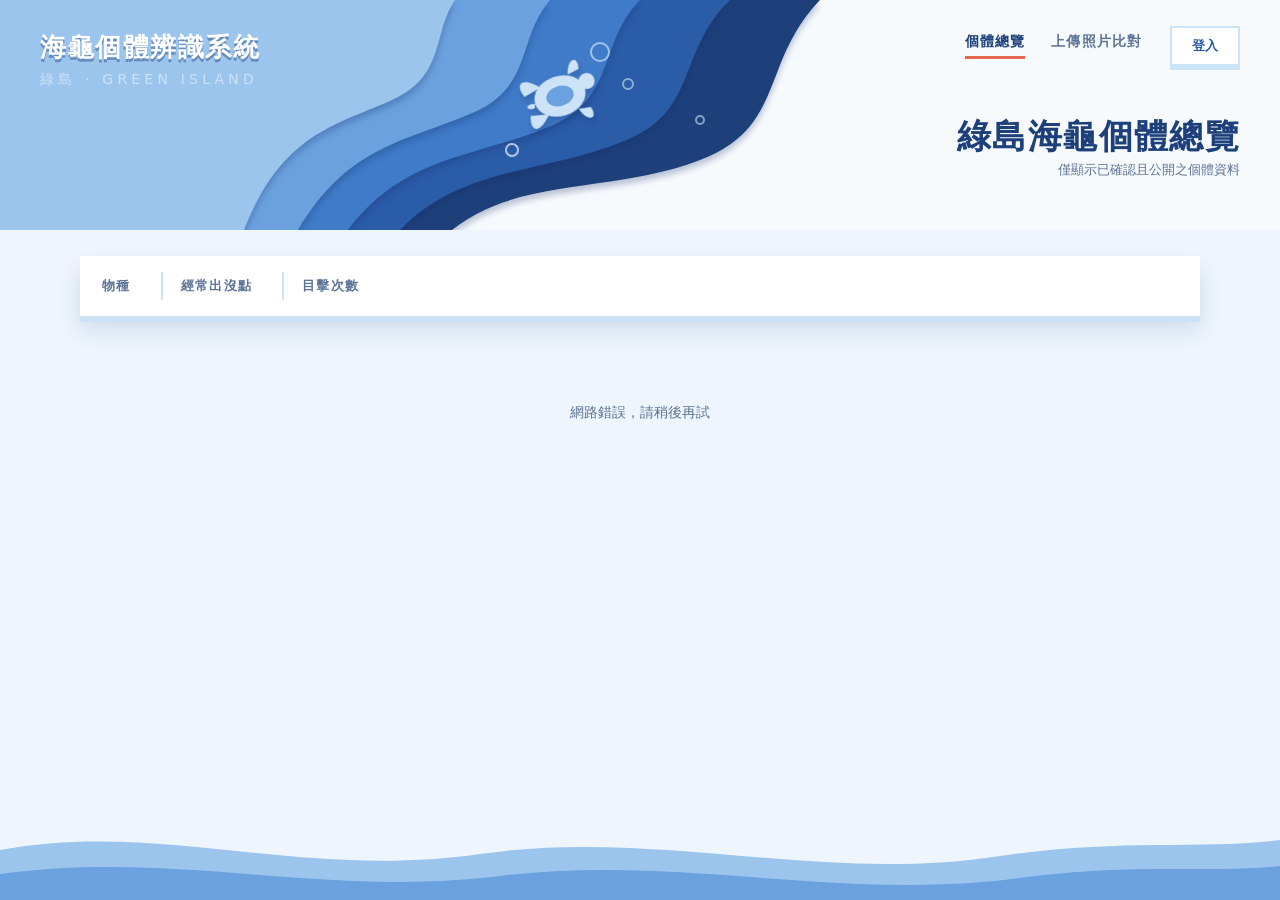
<file: web/index.html>
<!doctype html>
<html lang="zh-Hant">
<head>
  <meta charset="utf-8">
  <meta name="viewport" content="width=device-width, initial-scale=1">
  <meta http-equiv="Content-Security-Policy" content="default-src 'self'; script-src 'self' https://accounts.google.com/gsi/ https://challenges.cloudflare.com; style-src 'self' 'unsafe-inline' https://fonts.googleapis.com https://accounts.google.com/gsi/style; font-src https://fonts.gstatic.com; img-src 'self' data: blob: https://drive.google.com https://*.googleusercontent.com; connect-src 'self' https://script.google.com https://script.googleusercontent.com https://accounts.google.com/gsi/ https://challenges.cloudflare.com; frame-src https://accounts.google.com https://challenges.cloudflare.com; object-src 'none'; base-uri 'self'; form-action 'none'">
  <title>綠島海龜個體總覽｜海龜個體辨識系統</title>
  <link rel="preconnect" href="https://fonts.googleapis.com">
  <link rel="stylesheet" href="https://fonts.googleapis.com/css2?family=Fredoka:wght@500;600;700&family=Noto+Sans+TC:wght@400;500;700;900&display=swap">
  <link rel="stylesheet" href="css/ocean.css">
</head>
<body>
  <main class="content">
    <div class="paper filter-bar" id="filterBar">
      <div class="filter-group"><div class="filter-label">物種</div><div class="chips" id="fSpecies"></div></div>
      <div class="divider-v"></div>
      <div class="filter-group"><div class="filter-label">經常出沒點</div><div class="chips" id="fLocation"></div></div>
      <div class="divider-v"></div>
      <div class="filter-group"><div class="filter-label">目擊次數</div><div class="chips" id="fCount"></div></div>
    </div>
    <div id="cards" class="grid-cards"></div>
    <div id="status" class="empty">載入中…</div>
  </main>
  <script src="js/config.js"></script>
  <script src="js/common.js"></script>
  <script src="js/overview.js"></script>
</body>
</html>
</file>
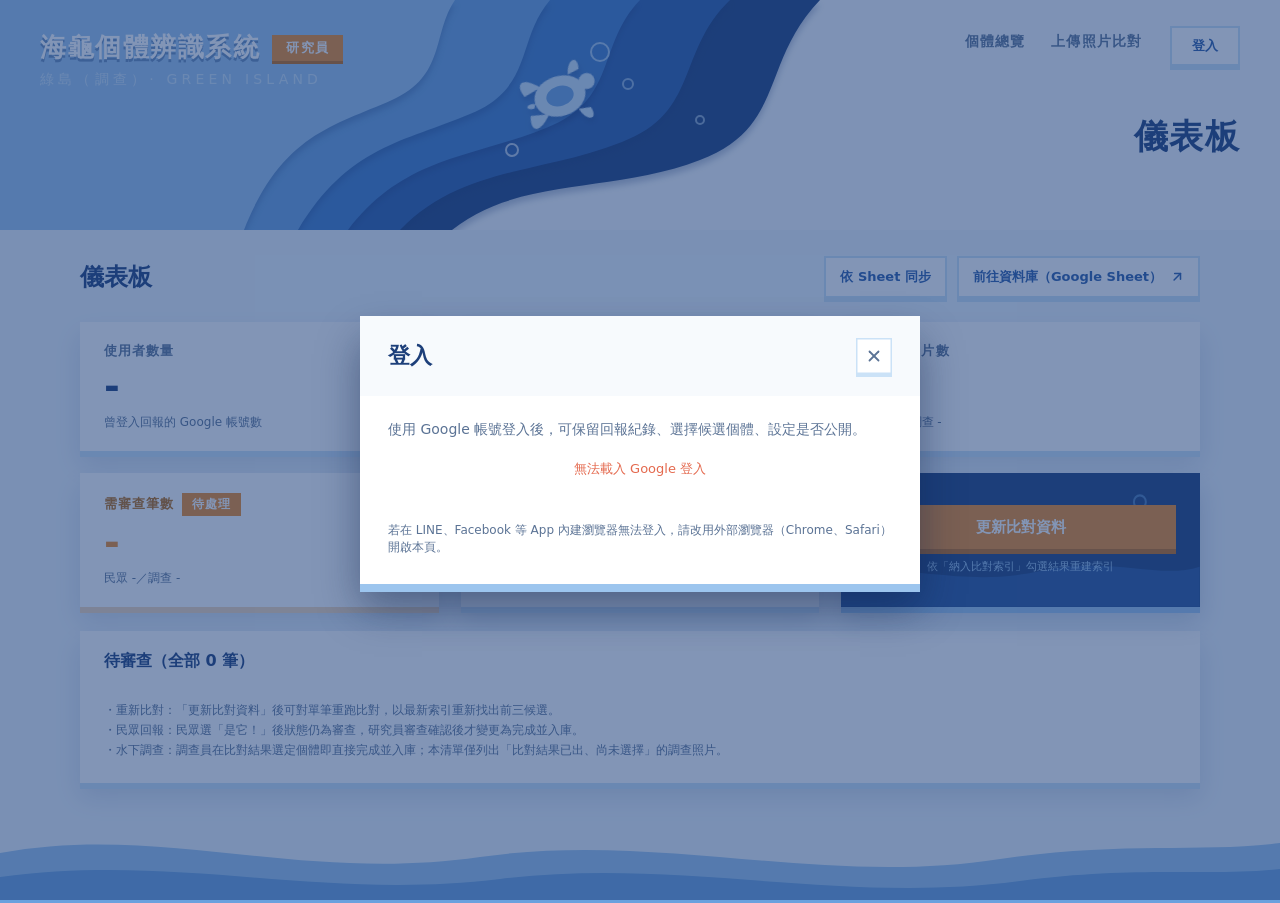
<file: web/admin.html>
<!doctype html>
<html lang="zh-Hant">
<head>
  <meta charset="utf-8">
  <meta name="viewport" content="width=device-width, initial-scale=1">
  <meta http-equiv="Content-Security-Policy" content="default-src 'self'; script-src 'self' https://accounts.google.com/gsi/ https://challenges.cloudflare.com; style-src 'self' 'unsafe-inline' https://fonts.googleapis.com https://accounts.google.com/gsi/style; font-src https://fonts.gstatic.com; img-src 'self' data: blob: https://drive.google.com https://*.googleusercontent.com; connect-src 'self' https://script.google.com https://script.googleusercontent.com https://accounts.google.com/gsi/ https://challenges.cloudflare.com; frame-src https://accounts.google.com https://challenges.cloudflare.com; object-src 'none'; base-uri 'self'; form-action 'none'">
  <title>研究員儀表板｜海龜個體辨識系統</title>
  <link rel="preconnect" href="https://fonts.googleapis.com">
  <link rel="stylesheet" href="https://fonts.googleapis.com/css2?family=Fredoka:wght@500;600;700&family=Noto+Sans+TC:wght@400;500;700;900&display=swap">
  <link rel="stylesheet" href="css/ocean.css">
</head>
<body>
  <main class="content">
    <div style="display:flex;align-items:center;justify-content:space-between;flex-wrap:wrap;gap:12px">
      <div style="font-size:24px;font-weight:900;color:var(--navy)">儀表板</div>
      <div style="display:flex;gap:10px;flex-wrap:wrap">
      <button class="btn btn-ghost btn-sm" id="sheetSyncBtn" style="min-height:42px">依 Sheet 同步</button>
      <a class="btn btn-ghost btn-sm" id="sheetLink" target="_blank" rel="noopener" style="min-height:42px">前往資料庫（Google Sheet）<svg width="14" height="14" viewBox="0 0 24 24" fill="none" stroke="#2B5CA8" stroke-width="2.6" stroke-linecap="round" stroke-linejoin="round"><path d="M8 6 H 18 V 16"></path><path d="M18 6 L 7 17"></path></svg></a>
      </div>
    </div>
    <div class="stat-grid" id="stats">
      <div class="paper stat"><div class="k">使用者數量</div><div class="v num" id="sUsers">-</div><div class="d">曾登入回報的 Google 帳號數</div></div>
      <div class="paper stat"><div class="k">海龜個體數</div><div class="v num" id="sInd">-</div><div class="d">已建檔個體</div></div>
      <div class="paper stat"><div class="k">資料庫照片數</div><div class="v num" id="sPhotos">-</div><div class="d">民眾 <span class="num" id="sPhotosP">-</span>／調查 <span class="num" id="sPhotosS">-</span></div></div>
      <div class="paper stat paper-orange"><div class="k" style="color:var(--orange-t)">需審查筆數 <span class="tag" style="background:var(--orange);color:#FFF">待處理</span></div><div class="v num" id="sPending" style="color:var(--orange)">-</div><div class="d">民眾 <span class="num" id="sPendingP">-</span>／調查 <span class="num" id="sPendingS">-</span></div></div>
      <div class="paper stat"><div class="k">比對資料上次更新</div><div class="v num" id="sIndexDate" style="font-size:26px;line-height:1.5">-</div><div class="d" id="sIndexInfo">-</div></div>
      <div style="background:var(--navy);padding:20px 24px;display:flex;flex-direction:column;justify-content:center;gap:10px;box-shadow:0 6px 0 var(--blue4),0 14px 24px rgba(29,63,122,.2);position:relative;overflow:hidden">
        <svg viewBox="0 0 360 120" preserveAspectRatio="none" style="position:absolute;left:0;top:0;width:100%;height:100%" fill="none"><path d="M0 92 C60 78 120 104 200 88 C270 74 320 96 360 84 V120 H0 Z" fill="#2B5CA8" opacity="0.7"></path><circle cx="300" cy="26" r="6" stroke="#6AA1DE" stroke-width="2" opacity="0.6"></circle></svg>
        <button class="btn btn-orange btn-block" id="syncBtn" style="position:relative;font-size:15px">更新比對資料</button>
        <div style="font-size:11px;color:var(--blue4);text-align:center;position:relative" id="syncInfo">依「納入比對索引」勾選結果重建索引</div>
      </div>
    </div>
    <div class="paper" style="padding:20px 24px 22px;display:flex;flex-direction:column;gap:14px">
      <div style="display:flex;align-items:center;justify-content:space-between;flex-wrap:wrap;gap:10px">
        <div style="font-size:16px;font-weight:700;color:var(--navy)">待審查（全部 <span class="num" id="pendingTotal">0</span> 筆）</div>
        <div class="chips" id="srcFilter"></div>
      </div>
      <div class="row-list" id="pendingList"></div>
      <div id="pendingEmpty" class="empty hidden">目前沒有待審查的紀錄</div>
      <div style="font-size:12px;color:var(--muted);line-height:1.7">・重新比對：「更新比對資料」後可對單筆重跑比對，以最新索引重新找出前三候選。<br>・民眾回報：民眾選「是它！」後狀態仍為審查，研究員審查確認後才變更為完成並入庫。<br>・水下調查：調查員在比對結果選定個體即直接完成並入庫；本清單僅列出「比對結果已出、尚未選擇」的調查照片。</div>
    </div>
  </main>
  <script src="js/config.js"></script>
  <script src="js/common.js"></script>
  <script src="js/admin.js"></script>
</body>
</html>
</file>
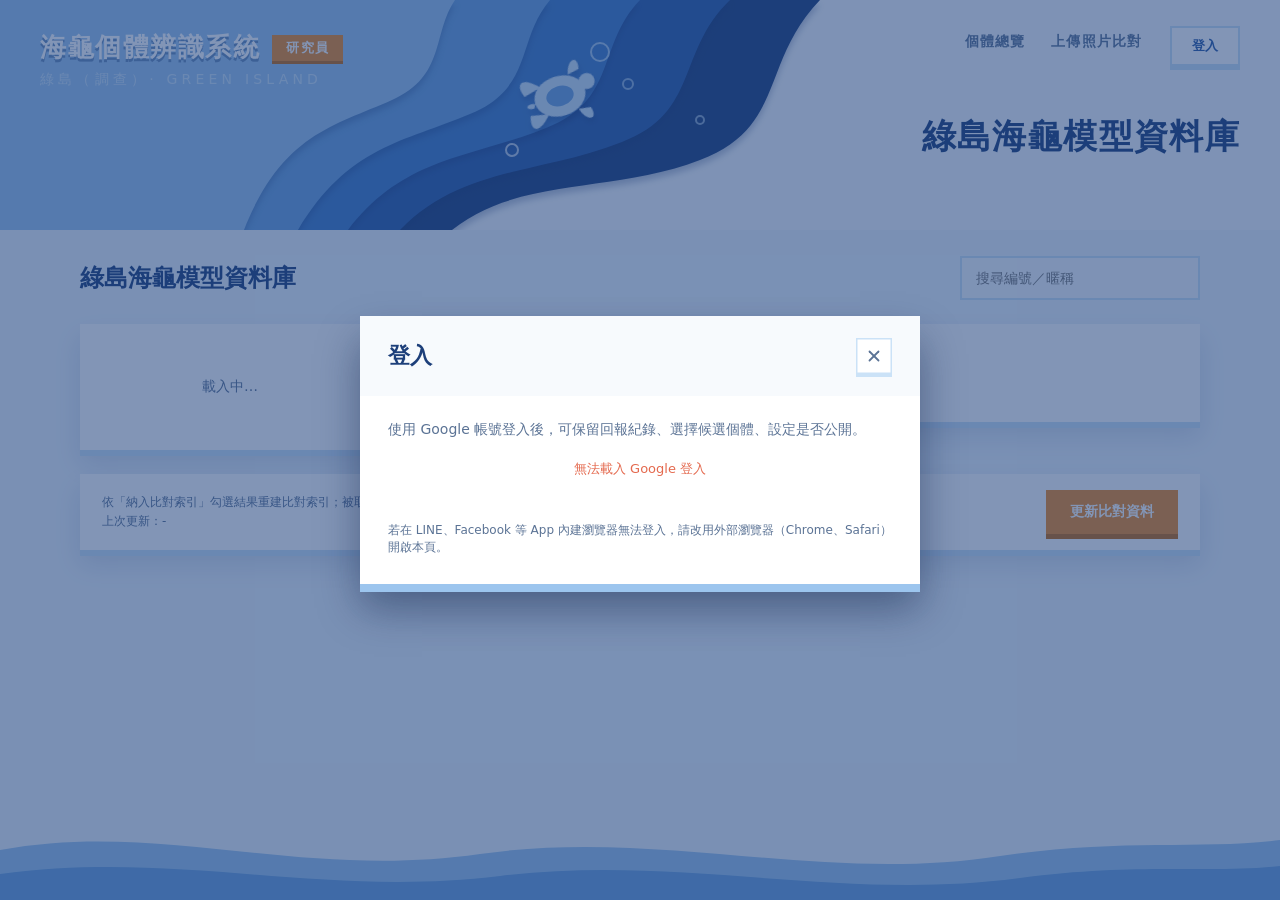
<file: web/database.html>
<!doctype html>
<html lang="zh-Hant">
<head>
  <meta charset="utf-8">
  <meta name="viewport" content="width=device-width, initial-scale=1">
  <meta http-equiv="Content-Security-Policy" content="default-src 'self'; script-src 'self' https://accounts.google.com/gsi/ https://challenges.cloudflare.com; style-src 'self' 'unsafe-inline' https://fonts.googleapis.com https://accounts.google.com/gsi/style; font-src https://fonts.gstatic.com; img-src 'self' data: blob: https://drive.google.com https://*.googleusercontent.com; connect-src 'self' https://script.google.com https://script.googleusercontent.com https://accounts.google.com/gsi/ https://challenges.cloudflare.com; frame-src https://accounts.google.com https://challenges.cloudflare.com; object-src 'none'; base-uri 'self'; form-action 'none'">
  <title>綠島海龜模型資料庫｜海龜個體辨識系統</title>
  <link rel="preconnect" href="https://fonts.googleapis.com">
  <link rel="stylesheet" href="https://fonts.googleapis.com/css2?family=Fredoka:wght@500;600;700&family=Noto+Sans+TC:wght@400;500;700;900&display=swap">
  <link rel="stylesheet" href="css/ocean.css">
</head>
<body>
  <main class="content">
    <div style="display:flex;align-items:center;justify-content:space-between;flex-wrap:wrap;gap:12px">
      <div style="font-size:24px;font-weight:900;color:var(--navy)">綠島海龜模型資料庫</div>
      <input class="input" id="search" placeholder="搜尋編號／暱稱" style="width:240px">
    </div>
    <div class="db-layout">
      <div class="paper db-list" id="indList"><div class="empty">載入中…</div></div>
      <div class="db-main" id="main"><div class="paper empty">請從左側選擇個體</div></div>
    </div>
    <div class="paper" style="padding:16px 22px;display:flex;align-items:center;justify-content:space-between;gap:16px;flex-wrap:wrap">
      <div style="font-size:12px;color:var(--muted);line-height:1.6">依「納入比對索引」勾選結果重建比對索引；被取消勾選或刪除的照片會一併從比對資料中移除。<br><span id="syncInfo">上次更新：-</span></div>
      <button class="btn btn-orange" id="syncBtn">更新比對資料</button>
    </div>
  </main>
  <script src="js/config.js"></script>
  <script src="js/common.js"></script>
  <script src="js/database.js"></script>
</body>
</html>
</file>
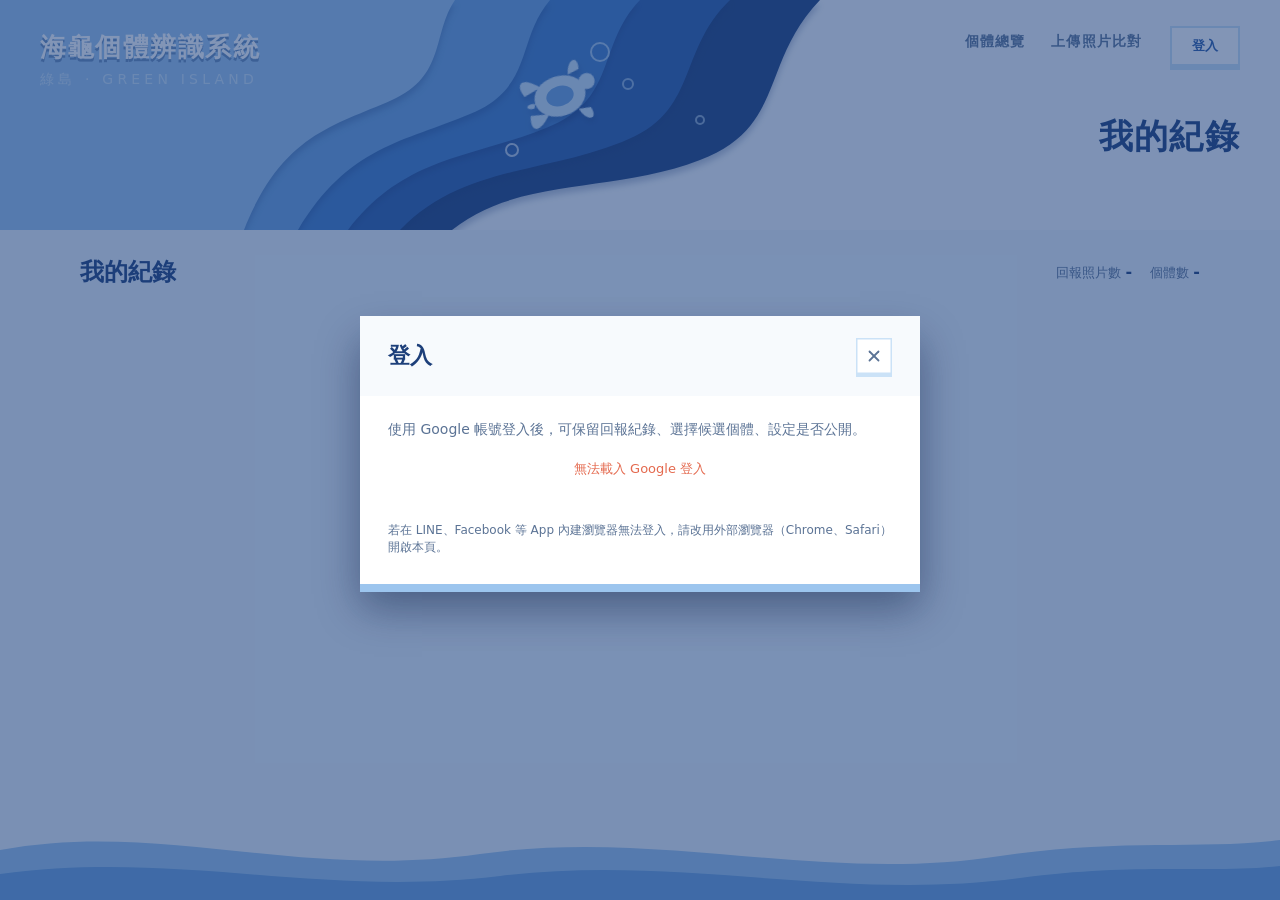
<file: web/records.html>
<!doctype html>
<html lang="zh-Hant">
<head>
  <meta charset="utf-8">
  <meta name="viewport" content="width=device-width, initial-scale=1">
  <meta http-equiv="Content-Security-Policy" content="default-src 'self'; script-src 'self' https://accounts.google.com/gsi/ https://challenges.cloudflare.com; style-src 'self' 'unsafe-inline' https://fonts.googleapis.com https://accounts.google.com/gsi/style; font-src https://fonts.gstatic.com; img-src 'self' data: blob: https://drive.google.com https://*.googleusercontent.com; connect-src 'self' https://script.google.com https://script.googleusercontent.com https://accounts.google.com/gsi/ https://challenges.cloudflare.com; frame-src https://accounts.google.com https://challenges.cloudflare.com; object-src 'none'; base-uri 'self'; form-action 'none'">
  <title>我的紀錄｜海龜個體辨識系統</title>
  <link rel="preconnect" href="https://fonts.googleapis.com">
  <link rel="stylesheet" href="https://fonts.googleapis.com/css2?family=Fredoka:wght@500;600;700&family=Noto+Sans+TC:wght@400;500;700;900&display=swap">
  <link rel="stylesheet" href="css/ocean.css">
</head>
<body>
  <main class="content">
    <div style="display:flex;align-items:center;justify-content:space-between;flex-wrap:wrap;gap:12px">
      <div style="font-size:24px;font-weight:900;color:var(--navy)">我的紀錄</div>
      <div style="display:flex;gap:18px;font-size:13px;color:var(--muted)"><span>回報照片數 <b class="num" id="photoCount" style="color:var(--navy);font-size:16px">-</b></span><span>個體數 <b class="num" id="indCount" style="color:var(--navy);font-size:16px">-</b></span></div>
    </div>
    <div id="list" style="display:flex;flex-direction:column;gap:20px"></div>
    <div id="status" class="empty">載入中…</div>
  </main>
  <script src="js/config.js"></script>
  <script src="js/common.js"></script>
  <script src="js/records.js"></script>
</body>
</html>
</file>
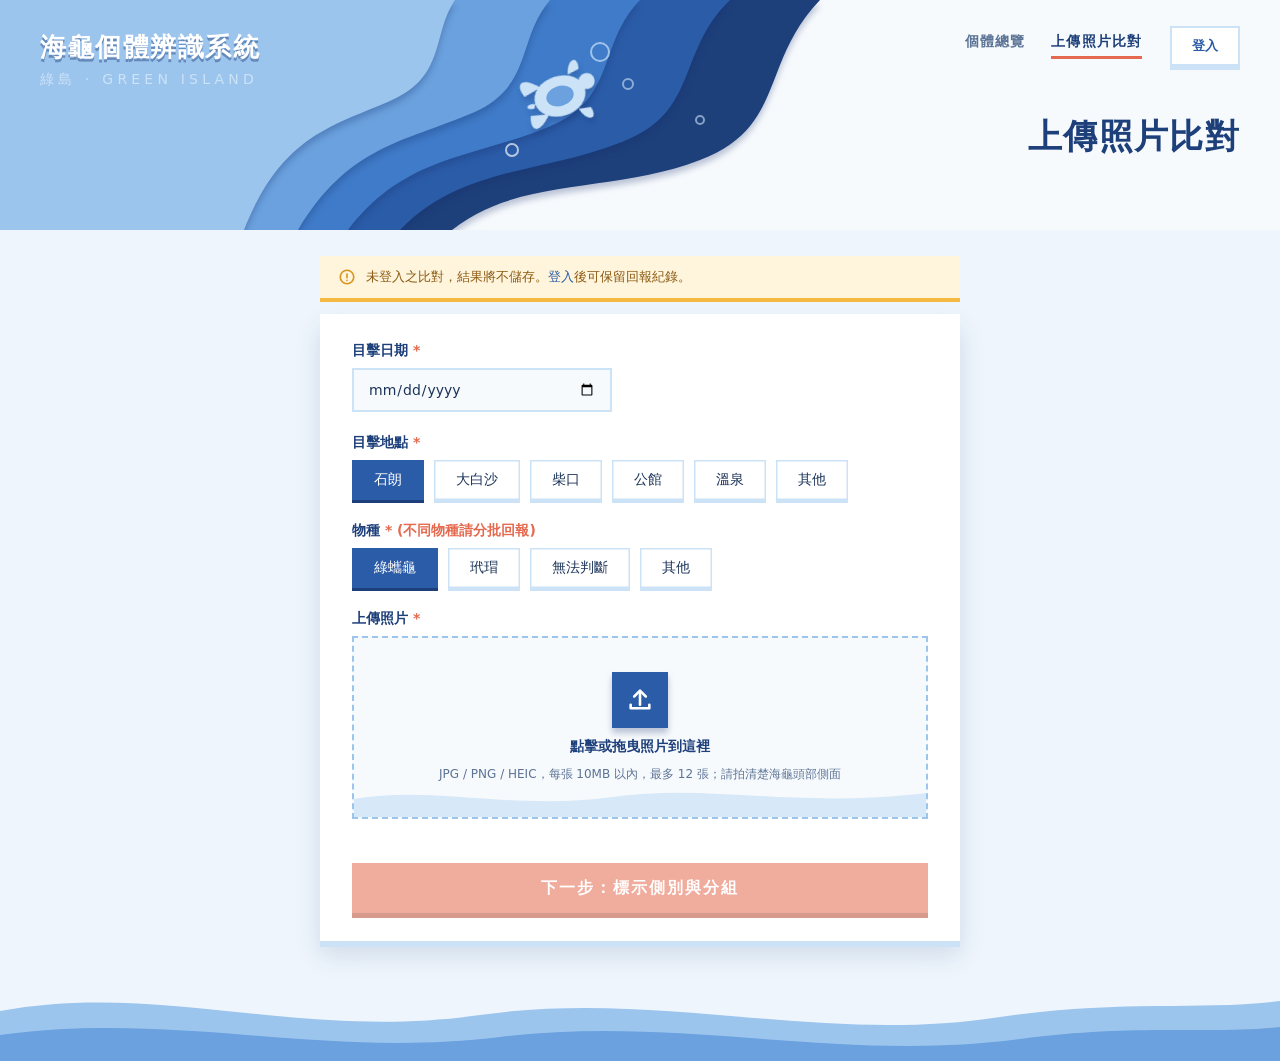
<file: web/upload.html>
<!doctype html>
<html lang="zh-Hant">
<head>
  <meta charset="utf-8">
  <meta name="viewport" content="width=device-width, initial-scale=1">
  <meta http-equiv="Content-Security-Policy" content="default-src 'self'; script-src 'self' https://accounts.google.com/gsi/ https://challenges.cloudflare.com; style-src 'self' 'unsafe-inline' https://fonts.googleapis.com https://accounts.google.com/gsi/style; font-src https://fonts.gstatic.com; img-src 'self' data: blob: https://drive.google.com https://*.googleusercontent.com; connect-src 'self' https://script.google.com https://script.googleusercontent.com https://accounts.google.com/gsi/ https://challenges.cloudflare.com; frame-src https://accounts.google.com https://challenges.cloudflare.com; object-src 'none'; base-uri 'self'; form-action 'none'">
  <title>上傳照片比對｜海龜個體辨識系統</title>
  <link rel="preconnect" href="https://fonts.googleapis.com">
  <link rel="stylesheet" href="https://fonts.googleapis.com/css2?family=Fredoka:wght@500;600;700&family=Noto+Sans+TC:wght@400;500;700;900&display=swap">
  <link rel="stylesheet" href="css/ocean.css">
</head>
<body>
  <main class="content" id="main">
    <!-- 步驟 1：表單 -->
    <section id="stepForm" class="content-narrow" style="margin:0 auto;display:flex;flex-direction:column;gap:16px;width:640px;max-width:100%">
      <div class="note-box" id="anonNote">
        <svg width="18" height="18" viewBox="0 0 24 24" fill="none" stroke="#D9951F" stroke-width="2.2" stroke-linecap="round"><circle cx="12" cy="12" r="9"></circle><path d="M12 8 V 13"></path><path d="M12 16.5 V 16.6"></path></svg>
        <span>未登入之比對，結果將不儲存。<a href="#" id="noteLogin">登入</a>後可保留回報紀錄。</span>
      </div>
      <div class="paper" style="padding:28px 32px;display:flex;flex-direction:column;gap:22px">
        <div class="field"><div class="label">目擊日期 <span class="req">*</span></div><input type="date" class="input" id="sightingDate"></div>
        <div class="field"><div class="label">目擊地點 <span class="req">*</span></div><div id="locationSel"></div></div>
        <div class="field"><div class="label">物種 <span class="req">*</span> <span class="hint">(不同物種請分批回報)</span></div><div id="speciesSel"></div></div>
        <div class="field" id="publicField" style="display:none">
          <label class="checkbox-row"><input type="checkbox" id="isPublic"><span>目擊資訊公開<span style="color:var(--muted);font-size:12px;display:block">經研究員審查確認後，將會顯示在個體總覽的詳細資料中</span></span></label>
        </div>
        <div class="field">
          <div class="label">上傳照片 <span class="req">*</span></div>
          <div class="dropzone" id="dropzone">
            <svg width="576" height="40" viewBox="0 0 576 40" preserveAspectRatio="none" style="position:absolute;left:0;bottom:0;width:100%" fill="none"><path d="M0 22 C80 8 160 34 260 20 C360 6 440 32 576 16 V40 H0 Z" fill="#CBE2F7" opacity="0.7"></path></svg>
            <div class="cut" style="width:56px;height:56px;background:#2B5CA8;display:flex;align-items:center;justify-content:center;position:relative"><svg width="28" height="28" viewBox="0 0 24 24" fill="none" stroke="#FFF" stroke-width="2.2" stroke-linecap="round" stroke-linejoin="round"><path d="M12 16 V 5"></path><path d="M7 9 L12 4 L17 9"></path><path d="M4 16 V 19 H 20 V 16"></path></svg></div>
            <div style="position:relative;font-size:14px;font-weight:700;color:var(--navy)">點擊或拖曳照片到這裡</div>
            <div style="position:relative;font-size:12px;color:var(--muted)">JPG / PNG / HEIC，每張 10MB 以內，最多 <span id="maxPhotos">12</span> 張；請拍清楚海龜頭部側面</div>
            <input type="file" id="fileInput" accept="image/jpeg,image/png,image/heic,image/heif" multiple style="display:none">
          </div>
          <div class="pre-list hidden" id="preList"></div>
        </div>
        <div id="turnstileBox"></div>
        <button class="btn btn-coral btn-lg btn-block" id="toGrouping" disabled>下一步：標示側別與分組</button>
      </div>
    </section>

    <!-- 步驟 2：側別與分組 -->
    <section id="stepGroup" class="hidden" style="display:flex;gap:24px;align-items:flex-start">
      <div class="paper" style="flex:1;padding:20px 22px;display:flex;flex-direction:column;gap:14px;min-width:0">
        <div style="display:flex;align-items:center;justify-content:space-between">
          <div style="font-size:16px;font-weight:700;color:var(--navy)">已上傳照片（<span class="num" id="photoCount">0</span>）</div>
          <button class="btn btn-ghost btn-sm" id="addMore"><svg width="13" height="13" viewBox="0 0 24 24" fill="none" stroke="#2B5CA8" stroke-width="2.5" stroke-linecap="round"><path d="M12 5 V 19"></path><path d="M5 12 H 19"></path></svg>再加照片</button>
        </div>
        <div class="photo-grid" id="photoGrid"></div>
        <div style="font-size:12px;color:var(--muted);line-height:1.6">每張照片請標示左／右側。若多張是同一隻海龜：先點右側「個體」框的「＋」進入選擇模式，再點選照片加入。未分組的照片各自視為獨立個體。</div>
      </div>
      <div style="width:320px;flex-shrink:0;display:flex;flex-direction:column;gap:14px" id="groupPanel">
        <div style="font-size:16px;font-weight:700;color:var(--navy)">個體分組</div>
        <div id="groupList" style="display:flex;flex-direction:column;gap:14px"></div>
        <div class="dashed-btn" id="addGroup"><svg width="14" height="14" viewBox="0 0 24 24" fill="none" stroke="#5B7395" stroke-width="2.5" stroke-linecap="round"><path d="M12 5 V 19"></path><path d="M5 12 H 19"></path></svg>新增個體分組</div>
        <button class="btn btn-coral btn-lg btn-block" id="startCompare">開始比對</button>
        <div style="font-size:12px;color:var(--muted);text-align:center">將依個體分組、左右側各自比對</div>
        <button class="btn btn-ghost btn-sm" id="backToForm">返回修改日期／地點／物種</button>
      </div>
    </section>

    <!-- 步驟 3：比對中 / 結果 -->
    <section id="stepResult" class="hidden" style="display:flex;flex-direction:column;gap:24px"></section>
  </main>
  <script src="js/config.js"></script>
  <script src="js/common.js"></script>
  <script src="js/upload.js"></script>
</body>
</html>
</file>
<file: web/css/ocean.css>
/* 綠島海龜個體辨識系統 v2 — 紙雕海洋風格（依海洋版 mockup） */
:root {
  --navy: #1D3F7A; --blue: #2B5CA8; --blue2: #3F7BC8; --blue3: #6AA1DE; --blue4: #9CC5EE; --blue5: #CBE2F7;
  --bg: #EEF5FC; --paperbg: #F7FAFD; --ink: #1B3358; --muted: #5B7395;
  --coral: #E4694E; --coral-d: #B84A33; --orange: #F08A24; --orange-d: #C46A12; --orange-l: #F5D9B8; --orange-t: #B86A10;
  --green-bg: #E3F5EE; --green: #1F7A5C;
}
* { box-sizing: border-box; }
html, body { margin: 0; padding: 0; }
body { font-family: 'Noto Sans TC', 'Microsoft JhengHei', system-ui, sans-serif; background: var(--bg); color: var(--ink); min-height: 100vh; display: flex; flex-direction: column; position: relative; }
a { color: var(--blue); text-decoration: none; } a:hover { color: var(--navy); }
button { font-family: inherit; border: 0; cursor: pointer; background: none; color: inherit; }
input, select, textarea { font-family: inherit; font-size: 14px; }
.num { font-family: 'Fredoka', 'Noto Sans TC', system-ui, sans-serif; }
.cut { filter: drop-shadow(0 5px 3px rgba(20,48,106,0.28)); }
.paper { background: #FFFFFF; box-shadow: 0 6px 0 var(--blue5), 0 14px 24px rgba(29,63,122,0.14); }
.paper-orange { box-shadow: 0 6px 0 var(--orange-l), 0 14px 24px rgba(29,63,122,0.14); }
.hidden { display: none !important; }

/* 按鈕 / chip */
.btn { display: inline-flex; align-items: center; justify-content: center; gap: 8px; font-weight: 700; font-size: 14px; padding: 11px 24px; min-height: 44px; cursor: pointer; user-select: none; white-space: nowrap; transition: transform .05s; }
.btn:active { transform: translateY(2px); }
.btn:disabled, .btn.disabled { opacity: .55; cursor: not-allowed; transform: none; }
.btn-primary { background: var(--blue); color: #FFF; box-shadow: 0 5px 0 var(--navy); }
.btn-coral { background: var(--coral); color: #FFF; box-shadow: 0 5px 0 var(--coral-d); }
.btn-orange { background: var(--orange); color: #FFF; box-shadow: 0 5px 0 var(--orange-d); }
.btn-ghost { background: #FFF; color: var(--blue); box-shadow: 0 4px 0 var(--blue5), inset 0 0 0 2px var(--blue5); }
.btn-ghost-orange { background: #FFF; color: var(--orange-t); box-shadow: 0 3px 0 var(--orange-l), inset 0 0 0 2px var(--orange-l); }
.btn-sm { padding: 7px 16px; min-height: 36px; font-size: 13px; }
.btn-xs { padding: 6px 12px; min-height: 34px; font-size: 12px; }
.btn-lg { font-size: 16px; letter-spacing: .12em; min-height: 50px; }
.btn-block { width: 100%; }
.chip { display: inline-flex; align-items: center; padding: 7px 16px; font-size: 13px; font-weight: 500; min-height: 34px; cursor: pointer; user-select: none; }
.chip-on { background: var(--blue); color: #FFF; box-shadow: 0 3px 0 var(--navy); }
.chip-off { background: #FFF; color: var(--ink); box-shadow: 0 3px 0 var(--blue5), inset 0 0 0 1.5px var(--blue5); }
.chip-orange { background: var(--orange); color: #FFF; box-shadow: 0 3px 0 var(--orange-d); }
.chip-static { cursor: default; }
.tag { display: inline-flex; align-items: center; padding: 3px 10px; font-size: 12px; font-weight: 700; }
.tag-green { background: var(--green-bg); color: var(--green); }
.tag-blue { background: var(--blue5); color: var(--navy); }
.tag-orange { background: #FDEBD3; color: var(--orange-t); }
.tag-gray { background: #E9EEF5; color: var(--muted); }
.tag-coral { background: #FBE3DD; color: var(--coral-d); }

/* 表單 */
.field { display: flex; flex-direction: column; gap: 8px; }
.label { font-size: 14px; font-weight: 700; color: var(--navy); }
.label .req { color: var(--coral); }
.label .hint { color: var(--coral); font-weight: 700; }
.input { background: var(--paperbg); box-shadow: inset 0 0 0 2px var(--blue5); border: 0; padding: 11px 16px; font-size: 14px; color: var(--ink); min-height: 44px; width: 260px; max-width: 100%; outline: none; }
.input:focus { box-shadow: inset 0 0 0 2px var(--blue); background: #FFF; }
.input-block { width: 100%; }
.chips { display: flex; gap: 10px; flex-wrap: wrap; }
.checkbox-row { display: flex; align-items: center; gap: 10px; font-size: 14px; cursor: pointer; }
.checkbox-row input { width: 18px; height: 18px; accent-color: var(--blue); }
.note-box { background: #FFF4DC; box-shadow: 0 4px 0 #F5B942; padding: 12px 18px; font-size: 13px; color: #8A5A12; display: flex; align-items: center; gap: 10px; font-weight: 500; }
.dropzone { position: relative; border: 2px dashed var(--blue4); padding: 34px; display: flex; flex-direction: column; align-items: center; gap: 10px; background: var(--paperbg); overflow: hidden; cursor: pointer; text-align: center; }
.dropzone.drag { background: #FFF; border-color: var(--blue); }

/* 版面 */
.site-header { position: relative; height: 230px; background: var(--paperbg); overflow: hidden; flex-shrink: 0; }
.site-header svg.waves { position: absolute; left: 0; top: 0; width: 100%; height: 230px; }
.brand { position: absolute; left: 40px; top: 30px; display: flex; flex-direction: column; gap: 6px; color: #FFF; }
.brand-title { font-size: 26px; font-weight: 900; letter-spacing: .06em; text-shadow: 0 3px 0 rgba(20,48,106,.4); display: flex; align-items: center; gap: 12px; }
.brand-sub { font-size: 14px; font-weight: 500; letter-spacing: .3em; color: var(--blue5); }
.role-badge { background: var(--orange); color: #FFF; padding: 4px 14px; font-size: 13px; font-weight: 700; letter-spacing: .1em; box-shadow: 0 3px 0 var(--orange-d); text-shadow: none; }
.topnav { position: absolute; right: 40px; top: 26px; display: flex; align-items: center; gap: 28px; }
.topnav .tabs { display: flex; gap: 26px; font-size: 14px; font-weight: 700; letter-spacing: .08em; }
.topnav .tabs a { color: var(--muted); padding-bottom: 5px; border-bottom: 3px solid transparent; }
.topnav .tabs a.active { color: var(--navy); border-bottom-color: var(--coral); }
.user-chip { display: flex; align-items: center; gap: 8px; background: #FFF; padding: 6px 14px 6px 6px; box-shadow: 0 4px 0 var(--blue5), inset 0 0 0 2px var(--blue5); cursor: pointer; }
.user-chip .avatar { width: 28px; height: 28px; background: var(--blue); box-shadow: 0 2px 0 var(--navy); display: flex; align-items: center; justify-content: center; color: #FFF; font-size: 12px; font-weight: 700; }
.user-chip .avatar.researcher { background: var(--orange); box-shadow: 0 2px 0 var(--orange-d); }
.user-chip .name { font-size: 13px; font-weight: 700; color: var(--navy); }
.page-title { position: absolute; right: 40px; top: 118px; display: flex; flex-direction: column; align-items: flex-end; gap: 6px; text-align: right; }
.page-title h1 { margin: 0; font-size: 34px; font-weight: 900; color: var(--navy); letter-spacing: .04em; line-height: 1.1; }
.page-title .sub { font-size: 13px; color: var(--muted); font-weight: 500; display: flex; align-items: center; gap: 8px; flex-wrap: wrap; justify-content: flex-end; }
.page-title .sub .dot { color: var(--blue4); }
.content { width: 1120px; max-width: calc(100% - 40px); margin: 0 auto; padding: 26px 0 120px 0; display: flex; flex-direction: column; gap: 24px; position: relative; z-index: 1; flex: 1; }
.content-narrow { width: 640px; }
.site-footer { position: absolute; left: 0; bottom: 0; width: 100%; height: 90px; pointer-events: none; z-index: 0; }
.site-footer svg { width: 100%; height: 90px; display: block; }

/* 卡片與清單 */
.grid-cards { display: grid; grid-template-columns: repeat(4, minmax(0, 1fr)); gap: 24px; }
.card { overflow: hidden; display: flex; flex-direction: column; cursor: pointer; transition: transform .12s; }
.card:hover { transform: translateY(-3px); }
.card .thumb { position: relative; height: 156px; background: var(--blue); overflow: hidden; }
.card .thumb img { width: 100%; height: 100%; object-fit: cover; display: block; }
.card .body { padding: 14px 16px 16px; display: flex; flex-direction: column; gap: 5px; }
.card .title { font-size: 16px; font-weight: 700; color: var(--navy); }
.card .meta { font-size: 12px; color: var(--muted); }
.ph { position: relative; background: var(--blue); overflow: hidden; }
.ph svg { position: absolute; inset: 0; width: 100%; height: 100%; }
.ph img { position: absolute; inset: 0; width: 100%; height: 100%; object-fit: cover; }
.filter-bar { padding: 16px 22px; display: flex; align-items: center; gap: 18px; flex-wrap: wrap; }
.filter-group { display: flex; align-items: center; gap: 12px; flex-wrap: wrap; }
.filter-label { font-size: 13px; color: var(--muted); font-weight: 700; letter-spacing: .1em; }
.divider-v { width: 2px; height: 28px; background: var(--blue5); }
.empty { padding: 40px; text-align: center; color: var(--muted); font-size: 14px; }
.stat-grid { display: grid; grid-template-columns: repeat(3, minmax(0, 1fr)); gap: 22px; }
.stat { padding: 20px 24px; display: flex; flex-direction: column; gap: 6px; }
.stat .k { font-size: 13px; color: var(--muted); font-weight: 700; letter-spacing: .08em; display: flex; align-items: center; gap: 8px; }
.stat .v { font-size: 38px; font-weight: 700; line-height: 1.1; color: var(--navy); }
.stat .d { font-size: 12px; color: var(--muted); }
.row-list { display: flex; flex-direction: column; gap: 6px; font-size: 13px; }
.row { display: flex; align-items: center; gap: 14px; padding: 9px 0; border-bottom: 2px solid var(--bg); flex-wrap: wrap; }
.row .rthumb { width: 56px; height: 40px; overflow: hidden; background: var(--blue); flex-shrink: 0; }
.row .rthumb img { width: 100%; height: 100%; object-fit: cover; display: block; }

/* 候選 */
.cand { background: #FFF; padding: 12px 16px; display: flex; align-items: center; gap: 16px; box-shadow: 0 4px 0 var(--blue5), inset 0 0 0 1.5px var(--blue5); }
.cand.top { background: var(--paperbg); box-shadow: 0 4px 0 var(--blue4), inset 0 0 0 2.5px var(--blue); }
.cand.chosen { box-shadow: 0 4px 0 var(--coral-d), inset 0 0 0 2.5px var(--coral); }
.cand .cthumb { width: 130px; height: 88px; flex-shrink: 0; }
.cand .cinfo { flex: 1; display: flex; flex-direction: column; gap: 4px; }
.cand .cid { font-size: 16px; font-weight: 700; color: var(--navy); }
.cand .cscore { font-size: 12px; color: var(--muted); }
.cand .cscore b { font-size: 14px; font-weight: 700; color: var(--blue); }

/* 上傳照片格 */
.photo-grid { display: grid; grid-template-columns: repeat(2, minmax(0, 1fr)); gap: 14px; }
.photo-item { background: #FFF; box-shadow: inset 0 0 0 1.5px var(--blue5); padding: 10px; display: flex; flex-direction: column; gap: 8px; position: relative; }
.photo-item.selected { background: var(--bg); box-shadow: inset 0 0 0 2.5px var(--blue); }
.photo-item.selectable { cursor: pointer; }
.photo-item .pimg { position: relative; height: 120px; overflow: hidden; background: var(--blue); }
.photo-item .pimg img { width: 100%; height: 100%; object-fit: cover; display: block; }
.photo-item .badge { position: absolute; top: 8px; left: 8px; color: #FFF; padding: 3px 12px; font-size: 11px; font-weight: 700; background: var(--muted); box-shadow: 0 2px 0 #3E5270; }
.photo-item .badge.g1 { background: var(--coral); box-shadow: 0 2px 0 var(--coral-d); }
.photo-item .remove { position: absolute; top: 8px; right: 8px; width: 26px; height: 26px; background: #FFF; display: flex; align-items: center; justify-content: center; box-shadow: 0 2px 0 var(--blue5); }
.photo-item .fname { font-size: 11px; color: var(--muted); overflow: hidden; text-overflow: ellipsis; white-space: nowrap; }
.pre-list { display: grid; grid-template-columns: repeat(auto-fill, minmax(110px, 1fr)); gap: 10px; margin-top: 10px; }
.pre-item { position: relative; background: #FFF; box-shadow: inset 0 0 0 1.5px var(--blue5); padding: 6px; display: flex; flex-direction: column; gap: 4px; }
.pre-item .pimg { height: 74px; overflow: hidden; background: var(--blue); }
.pre-item .pimg img, .pre-item .pimg svg { width: 100%; height: 100%; object-fit: cover; display: block; }
.pre-item .fname { font-size: 10px; color: var(--muted); overflow: hidden; text-overflow: ellipsis; white-space: nowrap; }
.pre-item .remove { position: absolute; top: 10px; right: 10px; width: 22px; height: 22px; background: #FFF; display: flex; align-items: center; justify-content: center; box-shadow: 0 2px 0 var(--blue5); cursor: pointer; }
.group-card { padding: 14px 16px; display: flex; flex-direction: column; gap: 10px; }
.group-card.active { box-shadow: 0 6px 0 var(--blue5), 0 14px 24px rgba(29,63,122,0.14), inset 0 0 0 2.5px var(--blue); }
.group-card .gthumbs { display: flex; gap: 8px; flex-wrap: wrap; }
.group-card .gthumb { width: 84px; height: 58px; overflow: hidden; background: var(--blue); }
.group-card .gthumb img { width: 100%; height: 100%; object-fit: cover; display: block; }
.plus-btn { width: 30px; height: 30px; display: flex; align-items: center; justify-content: center; background: #FFF; box-shadow: 0 3px 0 var(--blue5), inset 0 0 0 2px var(--blue5); cursor: pointer; }
.plus-btn.on { background: var(--blue); box-shadow: 0 3px 0 var(--navy); }
.dashed-btn { border: 2px dashed var(--blue4); padding: 12px; display: flex; align-items: center; justify-content: center; gap: 8px; font-size: 13px; color: var(--muted); font-weight: 500; min-height: 48px; cursor: pointer; }

/* 比對結果 */
.result-block { padding: 22px 24px; display: flex; gap: 28px; align-items: flex-start; }
.viewer { display: flex; flex-direction: column; gap: 12px; width: 320px; flex-shrink: 0; }
.viewer .vimg { position: relative; width: 320px; height: 220px; background: var(--navy); overflow: hidden; box-shadow: 0 4px 0 var(--blue5); }
.viewer .vimg img { width: 100%; height: 100%; object-fit: contain; display: block; background: #0f2a55; }
.viewer .side-tag { position: absolute; top: 12px; left: 12px; background: var(--paperbg); color: var(--navy); padding: 3px 12px; font-size: 11px; font-weight: 700; box-shadow: 0 2px 0 var(--blue5); }
.viewer .nav { position: absolute; top: 50%; margin-top: -20px; width: 40px; height: 40px; background: #FFF; display: flex; align-items: center; justify-content: center; box-shadow: 0 3px 0 var(--blue5), 0 6px 12px rgba(29,63,122,.2); cursor: pointer; }
.viewer .nav.prev { left: 10px; } .viewer .nav.next { right: 10px; }
.viewer .dots { display: flex; align-items: center; justify-content: center; gap: 7px; }
.viewer .dots i { width: 8px; height: 8px; background: var(--blue5); display: block; } .viewer .dots i.on { background: var(--blue); }

/* Modal / toast */
.modal-bg { position: fixed; inset: 0; background: rgba(29,63,122,.55); display: flex; align-items: center; justify-content: center; z-index: 100; padding: 20px; overflow: auto; }
.modal { position: relative; width: 860px; max-width: 100%; max-height: 92vh; display: flex; flex-direction: column; overflow: hidden; box-shadow: 0 8px 0 var(--blue4), 0 24px 40px rgba(12,30,70,.45); background: #FFF; }
.modal.small { width: 560px; }
.modal-head { position: relative; padding: 22px 28px; background: var(--paperbg); display: flex; align-items: center; justify-content: space-between; overflow: hidden; gap: 12px; }
.modal-head .wave { position: absolute; left: 0; top: 0; width: 100%; height: 86px; }
.modal-head .mtitle { position: relative; display: flex; align-items: baseline; gap: 14px; flex-wrap: wrap; font-size: 22px; font-weight: 900; color: var(--navy); }
.modal-head .close { position: relative; width: 36px; height: 36px; background: #FFF; box-shadow: 0 3px 0 var(--blue5), inset 0 0 0 1.5px var(--blue5); display: flex; align-items: center; justify-content: center; cursor: pointer; flex-shrink: 0; }
.modal-body { padding: 22px 28px 28px; display: flex; flex-direction: column; gap: 18px; overflow: auto; }
.sighting { background: var(--paperbg); box-shadow: inset 0 0 0 2px var(--blue5); padding: 16px; display: flex; gap: 18px; align-items: center; flex-wrap: wrap; }
.sighting .sphotos { display: flex; gap: 12px; flex-wrap: wrap; }
.sighting .sside { display: flex; flex-direction: column; gap: 6px; }
.sighting .sside .sl { font-size: 12px; color: var(--muted); font-weight: 700; letter-spacing: .08em; }
.sighting .simg { position: relative; width: 170px; height: 115px; overflow: hidden; background: var(--blue); cursor: pointer; }
.sighting .simg img { width: 100%; height: 100%; object-fit: cover; display: block; }
.sighting .none { width: 170px; height: 136px; border: 2px dashed var(--blue4); display: flex; align-items: center; justify-content: center; font-size: 12px; color: var(--blue3); }
.sighting .sinfo { display: flex; flex-direction: column; gap: 8px; font-size: 14px; }
.sighting .sinfo .k { color: var(--muted); }
.toast { position: fixed; left: 50%; bottom: 28px; transform: translateX(-50%); background: var(--navy); color: #FFF; padding: 12px 22px; font-size: 14px; font-weight: 500; box-shadow: 0 5px 0 #0f2a55, 0 10px 20px rgba(0,0,0,.25); z-index: 200; max-width: 90%; }
.toast.error { background: var(--coral); box-shadow: 0 5px 0 var(--coral-d); }
.spinner { display: inline-block; width: 16px; height: 16px; border: 3px solid rgba(255,255,255,.4); border-top-color: #FFF; animation: spin .8s linear infinite; }
.spinner.dark { border-color: var(--blue5); border-top-color: var(--blue); }
@keyframes spin { to { transform: rotate(360deg); } }
.lightbox { position: fixed; inset: 0; background: rgba(10,25,60,.85); display: flex; align-items: center; justify-content: center; z-index: 150; cursor: zoom-out; }
.lightbox img { max-width: 92vw; max-height: 92vh; box-shadow: 0 8px 0 var(--blue4); }

/* 研究員資料庫 */
.db-layout { display: flex; gap: 24px; align-items: flex-start; }
.db-list { width: 300px; flex-shrink: 0; padding: 14px; display: flex; flex-direction: column; gap: 6px; max-height: 70vh; overflow: auto; }
.db-item { display: flex; align-items: center; gap: 10px; padding: 8px 10px; cursor: pointer; font-size: 13px; }
.db-item:hover { background: var(--bg); }
.db-item.on { background: var(--blue); color: #FFF; }
.db-item .dthumb { width: 44px; height: 32px; background: var(--blue3); overflow: hidden; flex-shrink: 0; }
.db-item .dthumb img { width: 100%; height: 100%; object-fit: cover; display: block; }
.db-main { flex: 1; display: flex; flex-direction: column; gap: 18px; min-width: 0; }
.photo-tiles { display: grid; grid-template-columns: repeat(4, minmax(0, 1fr)); gap: 12px; }
.tile { position: relative; height: 120px; overflow: hidden; background: var(--blue); cursor: pointer; }
.tile img { width: 100%; height: 100%; object-fit: cover; display: block; }
.tile .corner { position: absolute; top: 6px; left: 6px; padding: 2px 8px; font-size: 11px; font-weight: 700; }
.tile .corner.in { background: var(--green-bg); color: var(--green); }
.tile .corner.out { background: #E9EEF5; color: var(--muted); }
.tile .date { position: absolute; bottom: 0; left: 0; right: 0; background: rgba(29,63,122,.75); color: #FFF; font-size: 11px; padding: 3px 8px; }

@media (max-width: 1000px) {
  .grid-cards { grid-template-columns: repeat(2, minmax(0, 1fr)); }
  .stat-grid { grid-template-columns: repeat(2, minmax(0, 1fr)); }
  .photo-tiles { grid-template-columns: repeat(3, minmax(0, 1fr)); }
  .result-block { flex-direction: column; }
  .db-layout { flex-direction: column; } .db-list { width: 100%; max-height: 40vh; }
  .content-narrow { width: 100%; }
}
@media (max-width: 720px) {
  .site-header { height: auto; min-height: 250px; padding-bottom: 20px; }
  .brand { position: relative; left: 0; top: 0; padding: 22px 20px 0; }
  .brand-title { font-size: 20px; }
  .topnav { position: relative; right: auto; top: auto; padding: 16px 20px 0; flex-wrap: wrap; gap: 14px; }
  .topnav .tabs { gap: 16px; font-size: 13px; flex-wrap: wrap; }
  .page-title { position: relative; right: auto; top: auto; align-items: flex-start; text-align: left; padding: 16px 20px 0; }
  .page-title h1 { font-size: 26px; }
  .page-title .sub { justify-content: flex-start; }
  .grid-cards { grid-template-columns: 1fr; }
  .stat-grid { grid-template-columns: 1fr; }
  .photo-grid { grid-template-columns: 1fr; }
  .photo-tiles { grid-template-columns: repeat(2, minmax(0, 1fr)); }
  .viewer, .viewer .vimg { width: 100%; }
  .cand { flex-wrap: wrap; }
  .input { width: 100%; }
  .row > * { flex: none; }
}
</file>
